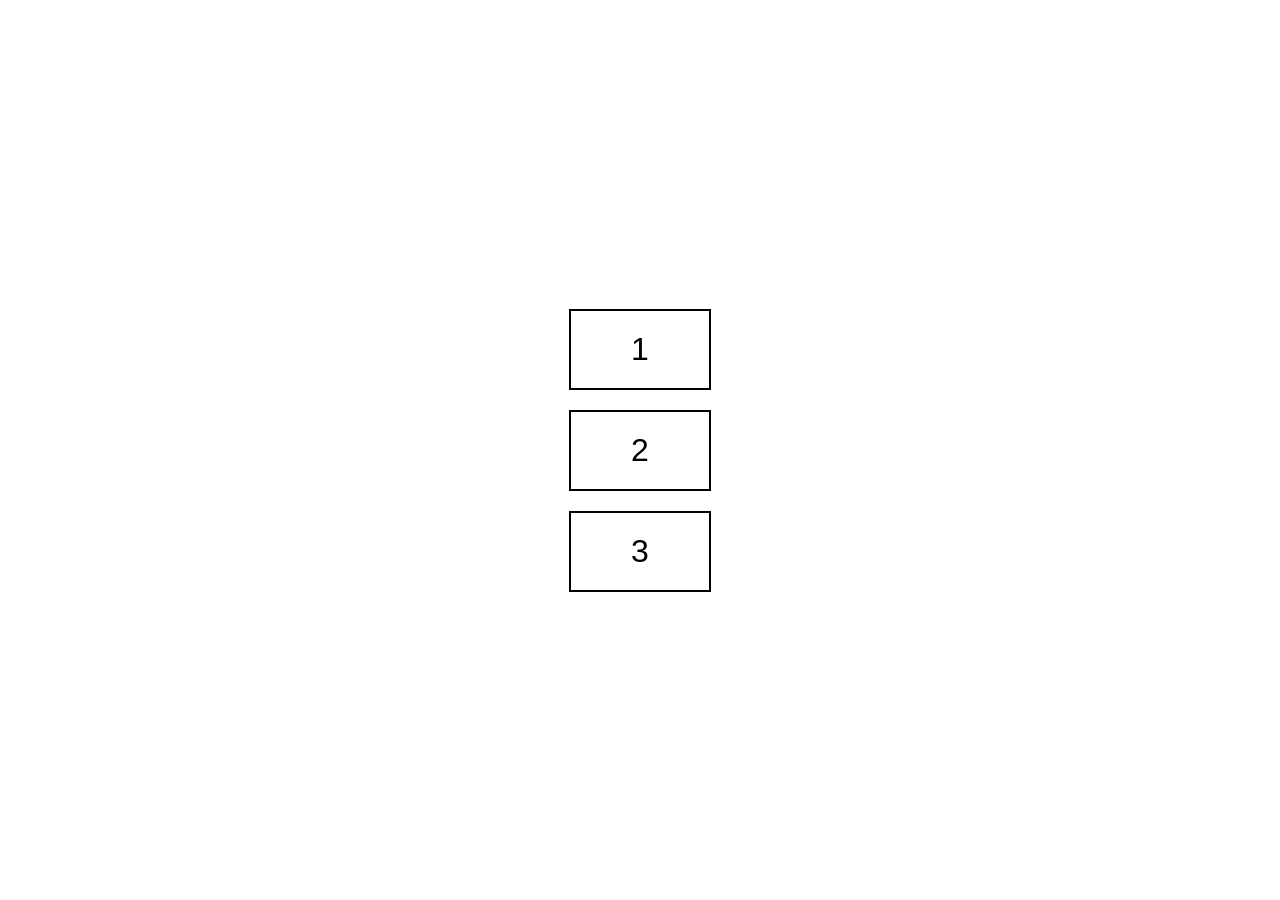
<file: index.html>
<!DOCTYPE html>
<html lang="en">
<head>
    <meta charset="UTF-8">
    <meta name="viewport" content="width=device-width, initial-scale=1.0">
    <title>Assignment 4</title>
    <style>
        body {
            display: flex;
            flex-direction: column;
            justify-content: center;
            align-items: center;
            height: 100vh;
            margin: 0;
            font-family: sans-serif;
            gap: 20px;
        }
        .btn {
            font-size: 2rem;
            padding: 20px 60px;
            cursor: pointer;
            text-decoration: none;
            color: black;
            border: 2px solid black;
            background: white;
            text-align: center;
        }
        .btn:hover {
            background: black;
            color: white;
        }
    </style>
</head>
<body>

    <a href="task1.html" class="btn">1</a>
    <a href="task2.html" class="btn">2</a>
    <a href="task3.html" class="btn">3</a>

</body>
</html>
</file>
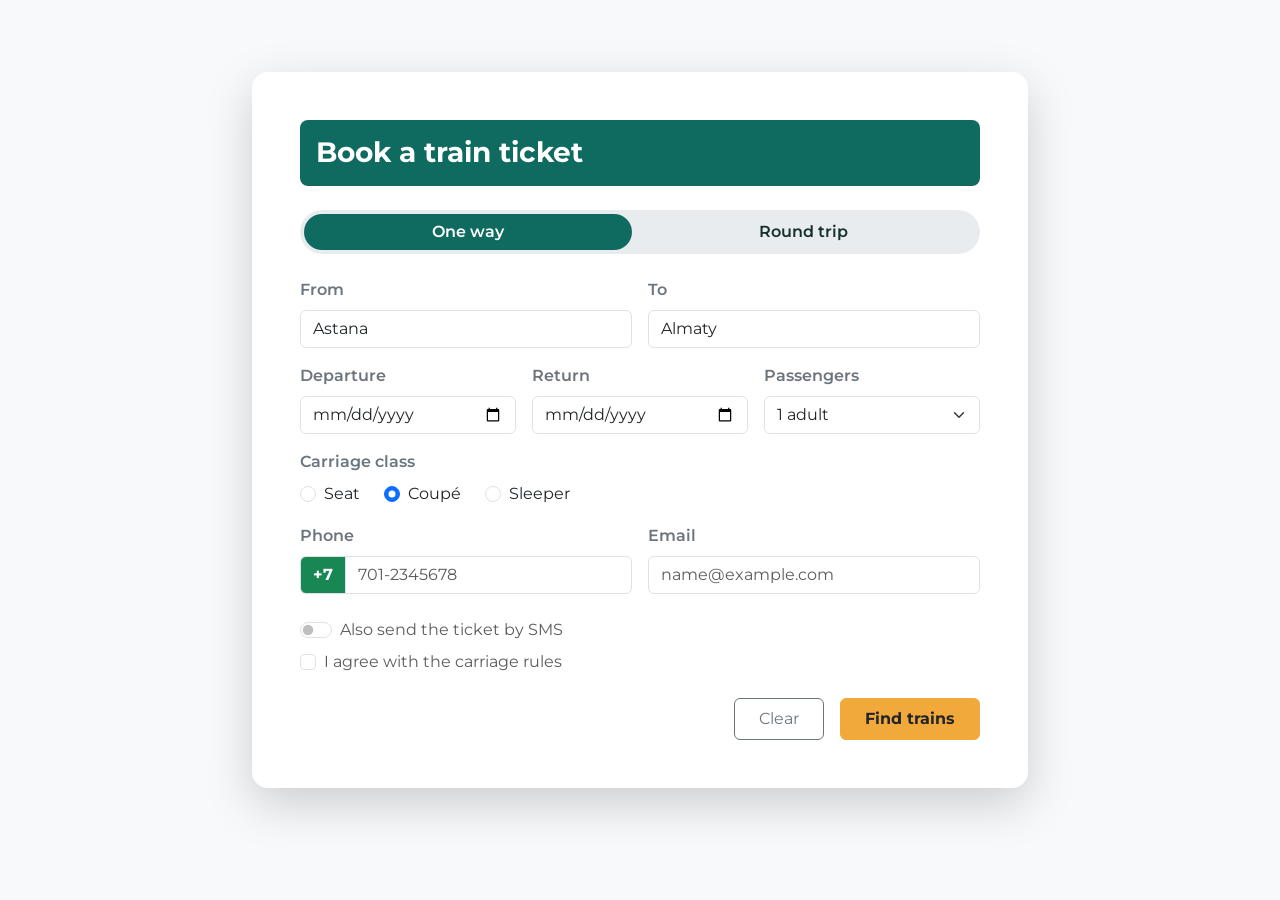
<file: task1.html>
<!DOCTYPE html>
<html lang="en">
<head>
    <meta charset="UTF-8">
    <meta name="viewport" content="width=device-width, initial-scale=1.0">
    <title>Book a Train Ticket</title>
    <link href="https://fonts.googleapis.com/css2?family=Montserrat:wght@400;500;600;700&display=swap" rel="stylesheet">
    <link href="https://cdn.jsdelivr.net/npm/bootstrap@5.3.3/dist/css/bootstrap.min.css" rel="stylesheet">
    <link rel="stylesheet" href="css/task1.css">
</head>
<body class="bg-light py-5">
    <div class="container my-4" style="max-width: 800px;">
        <div class="card shadow-lg border-0 rounded-4 p-4 p-md-5 custom-card">
            <h1 class="h3 fw-bold text-white mb-4 p-3 rounded-3 custom-header">Book a train ticket</h1>
            
            <form>
                <div class="mb-4">
                    <div class="btn-group w-100 p-1 custom-pill-group" role="group">
                        <input type="radio" class="btn-check" name="tripType" id="oneway" autocomplete="off" checked>
                        <label class="btn btn-outline-success rounded-pill fw-semibold" for="oneway">One way</label>

                        <input type="radio" class="btn-check" name="tripType" id="roundtrip" autocomplete="off">
                        <label class="btn btn-outline-success rounded-pill fw-semibold" for="roundtrip">Round trip</label>
                    </div>
                </div>

                <div class="row g-3 mb-3">
                    <div class="col-md-6">
                        <label for="fromCity" class="form-label fw-semibold text-secondary">From</label>
                        <input type="text" class="form-control" id="fromCity" value="Astana" required>
                    </div>
                    <div class="col-md-6">
                        <label for="toCity" class="form-label fw-semibold text-secondary">To</label>
                        <input type="text" class="form-control" id="toCity" value="Almaty" required>
                    </div>
                </div>

                <div class="row g-3 mb-3">
                    <div class="col-md-4">
                        <label for="departureDate" class="form-label fw-semibold text-secondary">Departure</label>
                        <input type="date" class="form-control" id="departureDate" required>
                    </div>
                    <div class="col-md-4">
                        <label for="returnDate" class="form-label fw-semibold text-secondary">Return</label>
                        <input type="date" class="form-control" id="returnDate">
                    </div>
                    <div class="col-md-4">
                        <label for="passengers" class="form-label fw-semibold text-secondary">Passengers</label>
                        <select class="form-select" id="passengers">
                            <option value="1" selected>1 adult</option>
                            <option value="2">2 adults</option>
                            <option value="3">3 adults</option>
                            <option value="4">4 adults</option>
                            <option value="5">5 adults</option>
                            <option value="6">6 adults</option>
                        </select>
                    </div>
                </div>

                <div class="mb-3">
                    <label class="form-label fw-semibold text-secondary d-block">Carriage class</label>
                    <div class="d-flex gap-4">
                        <div class="form-check">
                            <input class="form-check-input" type="radio" name="carriageClass" id="seat" required>
                            <label class="form-check-label" for="seat">Seat</label>
                        </div>
                        <div class="form-check">
                            <input class="form-check-input" type="radio" name="carriageClass" id="coupe" checked>
                            <label class="form-check-label" for="coupe">Coupé</label>
                        </div>
                        <div class="form-check">
                            <input class="form-check-input" type="radio" name="carriageClass" id="sleeper">
                            <label class="form-check-label" for="sleeper">Sleeper</label>
                        </div>
                    </div>
                </div>

                <div class="row g-3 mb-4">
                    <div class="col-md-6">
                        <label for="phone" class="form-label fw-semibold text-secondary">Phone</label>
                        <div class="input-group">
                            <span class="input-group-text bg-success text-white fw-bold">+7</span>
                            <input type="tel" class="form-control" id="phone" placeholder="701-2345678" required>
                        </div>
                    </div>
                    <div class="col-md-6">
                        <label for="email" class="form-label fw-semibold text-secondary">Email</label>
                        <input type="email" class="form-control" id="email" placeholder="name@example.com" required>
                    </div>
                </div>

                <div class="mb-4">
                    <div class="form-check form-switch mb-2">
                        <input class="form-check-input" type="checkbox" role="switch" id="smsSwitch">
                        <label class="form-check-label text-muted" for="smsSwitch">Also send the ticket by SMS</label>
                    </div>
                    <div class="form-check">
                        <input class="form-check-input" type="checkbox" id="rulesCheck" required>
                        <label class="form-check-label text-muted" for="rulesCheck">I agree with the carriage rules</label>
                    </div>
                </div>

                <div class="d-flex flex-column flex-md-row gap-3 justify-content-end action-buttons">
                    <button type="submit" class="btn btn-warning text-dark fw-bold px-4 py-2 order-1 order-md-2">Find trains</button>
                    <button type="reset" class="btn btn-outline-secondary px-4 py-2 order-2 order-md-1">Clear</button>
                </div>
            </form>
        </div>
    </div>

    <script src="https://cdn.jsdelivr.net/npm/bootstrap@5.3.3/dist/js/bootstrap.bundle.min.js"></script>
</body>
</html>
</file>
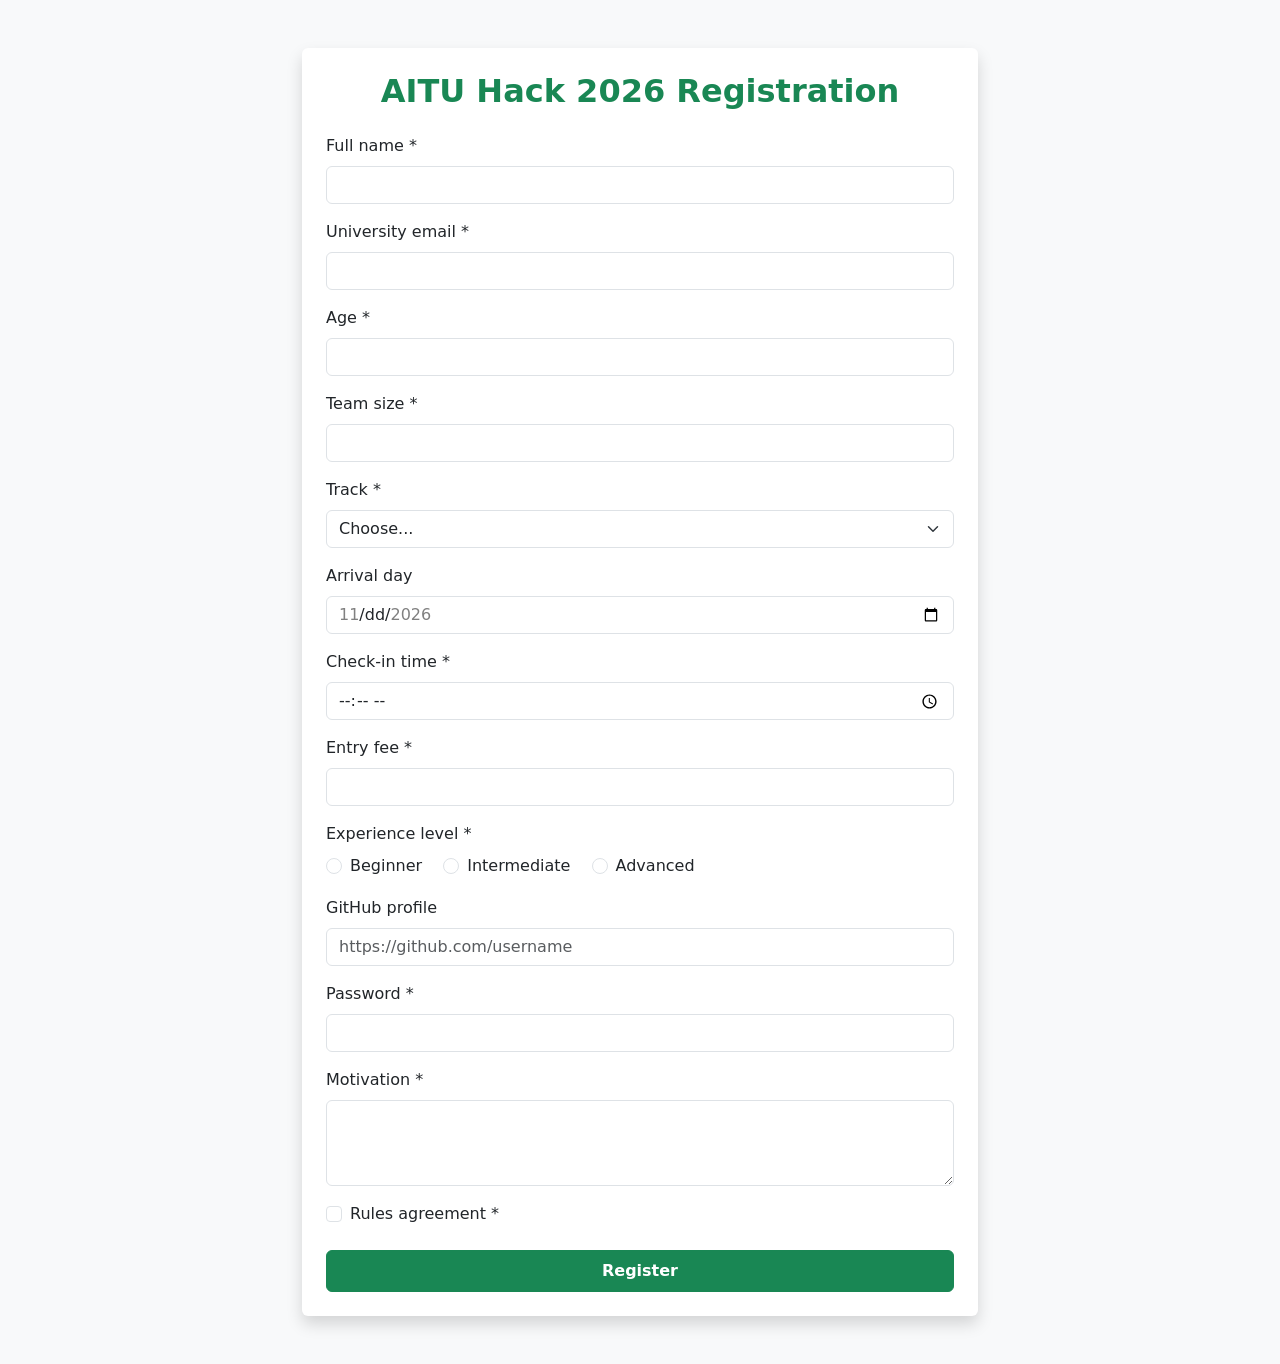
<file: task2.html>
<!DOCTYPE html>
<html lang="en">
<head>
    <meta charset="UTF-8">
    <meta name="viewport" content="width=device-width, initial-scale=1.0">
    <title>AITU Hack 2026 Registration</title>
    <link href="https://cdn.jsdelivr.net/npm/bootstrap@5.3.3/dist/css/bootstrap.min.css" rel="stylesheet">
    <link rel="stylesheet" href="css/task2.css">
    <style>
        input:user-invalid ~ .invalid-feedback,
        select:user-invalid ~ .invalid-feedback,
        textarea:user-invalid ~ .invalid-feedback {
            display: block;
        }
        input:user-valid {
            border-color: #198754;
        }
    </style>
</head>
<body class="bg-light py-5">
    <div class="container" style="max-width: 700px;">
        <div class="card shadow border-0 p-4">
            <h2 class="fw-bold mb-4 text-center text-success">AITU Hack 2026 Registration</h2>
            
            <form>
                <div class="mb-3">
                    <label for="fullname" class="form-label">Full name *</label>
                    <input type="text" class="form-control" id="fullname" minlength="2" maxlength="40" required>
                    <div class="invalid-feedback">Please enter a valid name (2 to 40 characters).</div>
                </div>

                <div class="mb-3">
                    <label for="email" class="form-label">University email *</label>
                    <input type="email" class="form-control" id="email" required>
                    <div class="invalid-feedback">Please enter a valid university email address.</div>
                </div>

                <div class="mb-3">
                    <label for="age" class="form-label">Age *</label>
                    <input type="number" class="form-control" id="age" min="16" max="30" step="1" required>
                    <div class="invalid-feedback">Age must be a whole number between 16 and 30.</div>
                </div>

                <div class="mb-3">
                    <label for="teamsize" class="form-label">Team size *</label>
                    <input type="number" class="form-control" id="teamsize" min="1" max="4" step="1" required>
                    <div class="invalid-feedback">Team size must be a whole number from 1 to 4.</div>
                </div>

                <div class="mb-3">
                    <label for="track" class="form-label">Track *</label>
                    <select class="form-select" id="track" required>
                        <option value="" disabled selected>Choose...</option>
                        <option value="Web">Web</option>
                        <option value="Mobile">Mobile</option>
                        <option value="AI">AI</option>
                        <option value="GameDev">GameDev</option>
                    </select>
                    <div class="invalid-feedback">Please select a valid track.</div>
                </div>

                <div class="mb-3">
                    <label for="arrival" class="form-label">Arrival day</label>
                    <input type="date" class="form-control" id="arrival" min="2026-11-20" max="2026-11-22">
                    <div class="invalid-feedback">Arrival day must be between 20-22 November 2026.</div>
                </div>

                <div class="mb-3">
                    <label for="checkin" class="form-label">Check-in time *</label>
                    <input type="time" class="form-control" id="checkin" min="09:00" max="18:00" step="1800" required>
                    <div class="invalid-feedback">Check-in time must be between 09:00 and 18:00 in 30-minute intervals.</div>
                </div>

                <div class="mb-3">
                    <label for="fee" class="form-label">Entry fee *</label>
                    <input type="number" class="form-control" id="fee" min="0" max="5000" step="500" required>
                    <div class="invalid-feedback">Fee must be between 0 and 5000 T in steps of 500.</div>
                </div>

                <div class="mb-3">
                    <label class="form-label d-block">Experience level *</label>
                    <div class="form-check form-check-inline">
                        <input class="form-check-input" type="radio" name="exp" id="exp1" value="Beginner" required>
                        <label class="form-check-label" for="exp1">Beginner</label>
                    </div>
                    <div class="form-check form-check-inline">
                        <input class="form-check-input" type="radio" name="exp" id="exp2" value="Intermediate">
                        <label class="form-check-label" for="exp2">Intermediate</label>
                    </div>
                    <div class="form-check form-check-inline">
                        <input class="form-check-input" type="radio" name="exp" id="exp3" value="Advanced">
                        <label class="form-check-label" for="exp3">Advanced</label>
                    </div>
                </div>

                <div class="mb-3">
                    <label for="github" class="form-label">GitHub profile</label>
                    <input type="url" class="form-control" id="github" placeholder="https://github.com/username">
                    <div class="invalid-feedback">Please enter a valid URL.</div>
                </div>

                <div class="mb-3">
                    <label for="password" class="form-label">Password *</label>
                    <input type="password" class="form-control" id="password" minlength="8" maxlength="20" required>
                    <div class="invalid-feedback">Password must be between 8 and 20 characters.</div>
                </div>

                <div class="mb-3">
                    <label for="motivation" class="form-label">Motivation *</label>
                    <textarea class="form-control" id="motivation" rows="3" minlength="50" maxlength="300" required></textarea>
                    <div class="invalid-feedback">Motivation must be between 50 and 300 characters.</div>
                </div>

                <div class="mb-4 form-check">
                    <input type="checkbox" class="form-check-input" id="rules" required>
                    <label class="form-check-label" for="rules">Rules agreement *</label>
                    <div class="invalid-feedback">You must agree before submitting.</div>
                </div>

                <button type="submit" class="btn btn-success w-100 py-2 fw-bold">Register</button>
            </form>
        </div>
    </div>
</body>
</html>
</file>
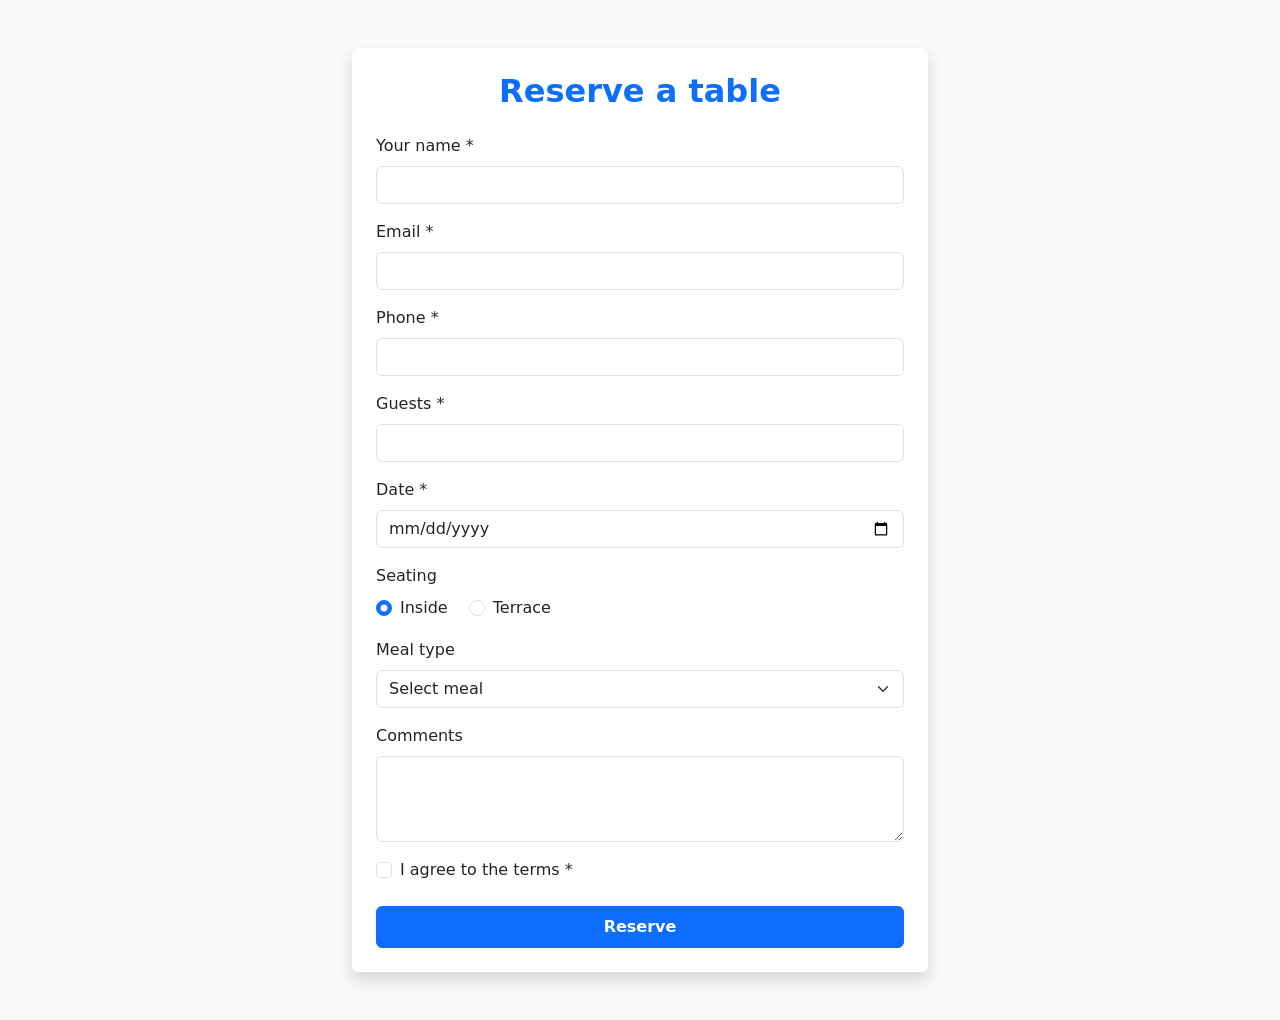
<file: task3.html>
<!DOCTYPE html>
<html lang="en">
<head>
    <meta charset="UTF-8">
    <meta name="viewport" content="width=device-width, initial-scale=1.0">
    <title>Reserve a Table</title>
    <link href="https://cdn.jsdelivr.net/npm/bootstrap@5.3.3/dist/css/bootstrap.min.css" rel="stylesheet"> 
    <style>
        input:user-invalid ~ .invalid-feedback,
        select:user-invalid ~ .invalid-feedback,
        textarea:user-invalid ~ .invalid-feedback {
            display: block;
        }
    </style>
</head>
<body class="bg-light py-5">
    <div class="container" style="max-width: 600px;">
        <div class="card shadow border-0 p-4">
            <h2 class="mb-4 text-center fw-bold text-primary">Reserve a table</h2>
            <form> 
                <div class="mb-3">
                    <label for="name" class="form-label">Your name *</label>
                    <input type="text" class="form-control" id="name" minlength="2" required>
                    <div class="invalid-feedback">Please enter at least 2 characters for your name.</div>
                </div>
                <div class="mb-3">
                    <label for="email" class="form-label">Email *</label>
                    <input type="email" class="form-control" id="email" required>
                    <div class="invalid-feedback">Please enter a valid email address.</div>
                </div>
                <div class="mb-3">
                    <label for="phone" class="form-label">Phone *</label>
                    <input type="tel" class="form-control" id="phone" required>
                    <div class="invalid-feedback">Please enter your phone number.</div>
                </div>
                <div class="mb-3">
                    <label for="guests" class="form-label">Guests *</label>
                    <input type="number" class="form-control" id="guests" min="1" max="20" required>
                    <div class="invalid-feedback">Please specify a number of guests (1-20).</div>
                </div>
                <div class="mb-3">
                    <label for="reservation-date" class="form-label">Date *</label>
                    <input type="date" class="form-control" id="reservation-date" required>
                    <div class="invalid-feedback">Please select a reservation date.</div>
                </div>
                <div class="mb-3">
                    <label class="form-label d-block">Seating</label>
                    <div class="form-check form-check-inline">
                        <input class="form-check-input" type="radio" name="seating" id="seating-inside" value="Inside" checked>
                        <label class="form-check-label" for="seating-inside">Inside</label>
                    </div>
                    <div class="form-check form-check-inline">
                        <input class="form-check-input" type="radio" name="seating" id="seating-terrace" value="Terrace">
                        <label class="form-check-label" for="seating-terrace">Terrace</label>
                    </div>
                </div>
                <div class="mb-3">
                    <label for="meal" class="form-label">Meal type</label>
                    <select class="form-select" id="meal">
                        <option value="" disabled selected>Select meal</option>
                        <option value="Lunch">Lunch</option>
                        <option value="Dinner">Dinner</option>
                    </select>
                </div>
                <div class="mb-3">
                    <label for="comments" class="form-label">Comments</label>
                    <textarea class="form-control" id="comments" rows="3"></textarea>
                </div>
                <div class="mb-4 form-check">
                    <input type="checkbox" class="form-check-input" id="terms" required>
                    <label class="form-check-label" for="terms">I agree to the terms *</label>
                    <div class="invalid-feedback">You must agree before submitting.</div>
                </div>
                <button type="submit" class="btn btn-primary w-100 py-2 fw-bold">Reserve</button>
            </form>
        </div>
    </div>
</body>
</html>
</file>
<file: css/task1.css>
body {
    font-family: 'Montserrat', sans-serif;
    background-color: #f4f7f6;
}

.custom-header {
    background-color: #0F6B5F;
}

.custom-card {
    border-radius: 1rem;
    box-shadow: 0 10px 30px rgba(15, 107, 95, 0.1);
}

.custom-pill-group {
    background-color: #e9ecef;
    border-radius: 50rem;
}

.custom-pill-group .btn-outline-success {
    border: none;
    color: #16302B;
}

.custom-pill-group .btn-check:checked + .btn-outline-success {
    background-color: #0F6B5F;
    color: #ffffff;
    border-radius: 50rem;
}

.btn-warning {
    background-color: #F2A93B;
    border-color: #F2A93B;
    transition: transform 0.2s ease, background-color 0.2s ease;
}

.btn-warning:hover {
    background-color: #e09833;
    border-color: #e09833;
    transform: translateY(-2px);
}

.input-group-text {
    background-color: #0F6B5F;
}
</file>
<file: css/task2.css>
input:user-invalid ~ .invalid-feedback,
select:user-invalid ~ .invalid-feedback,
textarea:user-invalid ~ .invalid-feedback {
    display: block;
}

input:user-valid {
    border-color: #198754;
}
</file>
